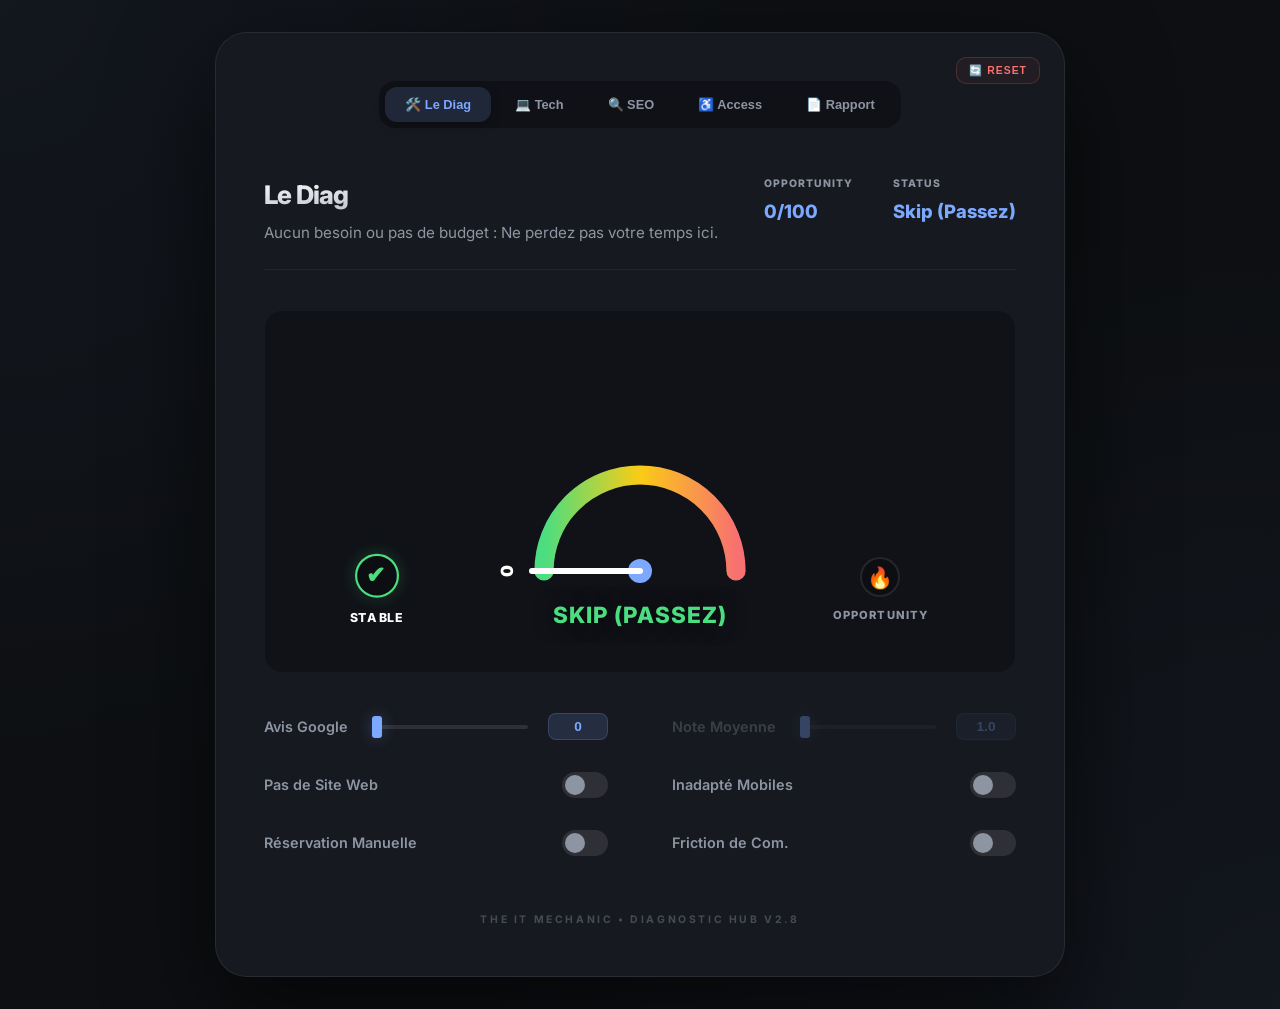
<file: index.html>
<!DOCTYPE html>
<html lang="fr">
<head>
    <meta charset="UTF-8">
    <meta name="viewport" content="width=device-width, initial-scale=1.0">
    <title>IT Mechanic - Diagnostic Hub</title>
    
    <!-- CSS Modules -->
    <link rel="stylesheet" href="style-hub.css">
    <link rel="stylesheet" href="tool-diag.css">
    <link rel="stylesheet" href="style-audit.css">
    <link rel="stylesheet" href="tool-report.css">
    
    <!-- Inter Font -->
    <link rel="preconnect" href="https://fonts.googleapis.com">
    <link rel="preconnect" href="https://fonts.gstatic.com" crossorigin>
    <link href="https://fonts.googleapis.com/css2?family=Inter:wght@400;500;600;700;800&display=swap" rel="stylesheet">
</head>
<body>

<div class="hub-container">
    <button class="reset-btn" onclick="globalReset()">🔄 Reset</button>

    <nav class="tool-nav">
        <button class="nav-btn active" onclick="switchTool('diag')">🛠️ Le Diag</button>
        <button class="nav-btn" onclick="switchTool('tech')">💻 Tech</button>
        <button class="nav-btn" onclick="switchTool('seo')">🔍 SEO</button>
        <button class="nav-btn" onclick="switchTool('access')">♿ Access</button>
        <button class="nav-btn" onclick="switchTool('report')">📄 Rapport</button>
    </nav>

    <header>
        <div class="header-left">
            <h1 id="hubTitle">Le Diag</h1>
            <p class="tagline" id="hubTagline">Analysez le potentiel commercial et la dette technique de vos leads.</p>
        </div>
        <div class="header-right">
            <div class="stat-group">
                <label id="statLabel">Opportunity</label>
                <div class="stat-value" id="statValue">0/100</div>
            </div>
            <div class="stat-group">
                <label>Status</label>
                <div class="stat-value" id="statusValue">Prêt</div>
            </div>
        </div>
    </header>

    <!-- VIEW 1: LE DIAG -->
    <div id="view-diag" class="tool-view active">
        <div class="visualization-area">
            <div class="gauge-container">
                <svg class="gauge-svg" viewBox="0 0 100 100">
                    <defs>
                        <linearGradient id="gaugeGradient" x1="0%" y1="0%" x2="100%" y2="0%">
                            <stop offset="0%" stop-color="#4ade80" />
                            <stop offset="50%" stop-color="#facc15" />
                            <stop offset="100%" stop-color="#f87171" />
                        </linearGradient>
                    </defs>
                    <path d="M 10 85 A 40 40 0 0 1 90 85" fill="none" stroke="rgba(255,255,255,0.05)" stroke-width="8" stroke-linecap="round" />
                    <path d="M 10 85 A 40 40 0 0 1 90 85" fill="none" stroke="url(#gaugeGradient)" stroke-width="8" stroke-linecap="round" />
                    <g class="gauge-needle" id="needle">
                        <circle cx="50" cy="85" r="5" fill="#7ca8ff" />
                        <line x1="50" y1="85" x2="50" y2="40" stroke="#fff" stroke-width="2.5" stroke-linecap="round" />
                        <text x="50" y="32" text-anchor="middle" font-size="7" font-weight="900" fill="#fff" id="needleScore">0</text>
                    </g>
                </svg>
            </div>
            <div class="gauge-labels">
                <div class="label-item stable" id="label-stable"><div class="icon">✔</div><span>Stable</span></div>
                <div class="label-item opportunity" id="label-opp"><div class="icon">🔥</div><span>Opportunity</span></div>
            </div>
            <div class="gauge-center-text">
                <div class="opportunity-level" id="opportunityText">---</div>
            </div>
        </div>

        <div class="controls-grid">
            <div class="control-row">
                <label>Avis Google</label>
                <div class="slider-wrapper">
                    <input type="range" id="reviewsInput" min="0" max="500" step="1" value="0">
                    <input type="number" id="reviewsVal" class="value-box" value="0" min="0" max="9999">
                </div>
            </div>
            <div class="control-row" id="ratingRow">
                <label>Note Moyenne</label>
                <div class="slider-wrapper">
                    <input type="range" id="ratingInput" min="1.0" max="5.0" step="0.1" value="1.0">
                    <input type="number" id="ratingVal" class="value-box" value="1.0" min="1" max="5" step="0.1">
                </div>
            </div>
            <div class="control-row"><label>Pas de Site Web</label><label class="switch"><input type="checkbox" id="flag-website"><span class="slider"></span></label></div>
            <div class="control-row" id="mobileRow"><label>Inadapté Mobiles</label><label class="switch"><input type="checkbox" id="flag-mobile"><span class="slider"></span></label></div>
            <div class="control-row"><label>Réservation Manuelle</label><label class="switch"><input type="checkbox" id="flag-booking"><span class="slider"></span></label></div>
            <div class="control-row"><label>Friction de Com.</label><label class="switch"><input type="checkbox" id="flag-comm"><span class="slider"></span></label></div>
        </div>
    </div>

    <!-- VIEW 2: TECH AUDIT -->
    <div id="view-tech" class="tool-view">
        <div class="tech-audit-area">
            <div class="audit-input-group">
                <input type="text" id="urlInput" placeholder="https://exemple.be">
                <button class="audit-btn" id="scanBtn">Scanner Automatique</button>
                <div style="margin: 1rem 0; color: var(--text-secondary); font-size: 0.75rem; font-weight: 700; text-transform: uppercase; letter-spacing: 0.1em;">— OU —</div>
                <textarea id="sourceInput" placeholder="Collez le code source ici (Ctrl+U)..." style="height: 80px;"></textarea>
                <button class="audit-btn" id="manualBtn" style="background: var(--accent-blue-dim); color: var(--accent-blue); margin-top: -0.5rem; font-size: 0.85rem; padding: 0.8rem;">Analyser le code source</button>
            </div>
            <div class="loader" id="loader"></div>
            <div class="results-box" id="resultsArea">
                <div class="tech-badge"><span class="tech-name" id="detectedTech">Chargement...</span></div>
                <div style="display: grid; grid-template-columns: 1fr 1fr; gap: 1rem; margin-bottom: 1.5rem; text-align: left;">
                    <div style="background: rgba(124, 168, 255, 0.05); padding: 1rem; border-radius: 12px; border: 1px solid rgba(124, 168, 255, 0.1);">
                        <h4 style="font-size: 0.7rem; text-transform: uppercase; color: var(--accent-blue); margin-bottom: 0.5rem;">Marketing & Tracking</h4>
                        <ul id="marketingList" style="list-style: none; font-size: 0.8rem; color: #cbd5e1;"></ul>
                    </div>
                    <div style="background: rgba(248, 113, 113, 0.05); padding: 1rem; border-radius: 12px; border: 1px solid rgba(248, 113, 113, 0.1);">
                        <h4 style="font-size: 0.7rem; text-transform: uppercase; color: var(--gauge-red); margin-bottom: 0.5rem;">Alertes Techniques</h4>
                        <ul id="techList" style="list-style: none; font-size: 0.8rem; color: #cbd5e1;"></ul>
                    </div>
                </div>
                <div class="advice-card"><p id="adviceText"></p></div>
            </div>
            <div id="errorMsg" style="color: #f87171; font-size: 0.9rem; display: none; background: rgba(248,113,113,0.1); padding: 1rem; border-radius: 12px;">Lecture bloquée.</div>
        </div>
    </div>

    <!-- VIEW 3: SEO AUDIT -->
    <div id="view-seo" class="tool-view">
        <div class="tech-audit-area">
            <div class="audit-input-group">
                <input type="text" id="seoUrlInput" placeholder="https://exemple.be">
                <button class="audit-btn" id="seoScanBtn">Lancer l'Audit SEO</button>
                <textarea id="seoSourceInput" placeholder="Ou code source (Ctrl+U)..." style="height: 60px; margin-top: 1rem;"></textarea>
            </div>
            <div class="loader" id="seoLoader"></div>
            <div id="seoResults" class="results-box" style="text-align: left;">
                <div style="display: grid; grid-template-columns: 1fr 1fr; gap: 1.5rem; margin-bottom: 1.5rem;">
                    <div><h4 style="font-size: 0.7rem; text-transform: uppercase; color: var(--accent-blue); margin-bottom: 0.8rem;">Structure</h4><div id="seoStructure" style="font-size: 0.85rem; display: flex; flex-direction: column; gap: 0.5rem;"></div></div>
                    <div><h4 style="font-size: 0.7rem; text-transform: uppercase; color: var(--gauge-yellow); margin-bottom: 0.8rem;">Meta</h4><div id="seoMeta" style="font-size: 0.85rem; display: flex; flex-direction: column; gap: 0.5rem;"></div></div>
                </div>
                <div style="background: rgba(255,255,255,0.03); padding: 1rem; border-radius: 12px; margin-bottom: 1.5rem;">
                    <div style="display: flex; gap: 0.5rem;">
                        <button id="linkGoogleSpeed" class="audit-btn" style="flex: 1; padding: 0.6rem; font-size: 0.7rem; background: #4285F4; color: white;">PageSpeed</button>
                        <button id="linkYellowLab" class="audit-btn" style="flex: 1; padding: 0.6rem; font-size: 0.7rem; background: #f1c40f; color: black;">Yellow Lab</button>
                    </div>
                </div>
                <div class="advice-card" style="border-left-color: var(--gauge-yellow);">
                    <p id="seoAdvice" style="margin-bottom: 1rem; font-weight: 700;"></p>
                    <ul id="seoRepairs" style="font-size: 0.8rem; color: #cbd5e1; padding-left: 1.2rem; display: flex; flex-direction: column; gap: 0.5rem;"></ul>
                </div>
            </div>
        </div>
    </div>

    <!-- VIEW 4: ACCESSIBILITY -->
    <div id="view-access" class="tool-view">
        <div class="tech-audit-area">
            <div class="audit-input-group">
                <input type="text" id="accessUrlInput" placeholder="https://exemple.be">
                <button class="audit-btn" id="accessScanBtn">Vérifier l'Accessibilité</button>
                <textarea id="accessSourceInput" placeholder="Ou code source (Ctrl+U)..." style="height: 60px; margin-top: 1rem;"></textarea>
            </div>
            <div class="loader" id="accessLoader"></div>
            <div id="accessResults" class="results-box" style="text-align: left;">
                <div style="display: grid; grid-template-columns: 1fr 1fr; gap: 1.5rem; margin-bottom: 1.5rem;">
                    <div><h4 style="font-size: 0.7rem; text-transform: uppercase; color: var(--accent-blue); margin-bottom: 0.5rem;">Fondamentaux</h4><div id="accessChecklist" style="font-size: 0.85rem; display: flex; flex-direction: column; gap: 0.3rem;"></div></div>
                    <div><h4 style="font-size: 0.6rem; text-transform: uppercase; color: var(--gauge-orange); margin-bottom: 0.5rem;">Interactivité</h4><div id="accessInter" style="font-size: 0.85rem; display: flex; flex-direction: column; gap: 0.3rem;"></div></div>
                </div>
                <div style="background: rgba(255,255,255,0.03); padding: 1rem; border-radius: 12px; margin-bottom: 1.5rem;">
                    <h4 style="font-size: 0.6rem; text-transform: uppercase; color: var(--accent-blue); margin-bottom: 0.5rem;">Outils de Profondeur</h4>
                    <div style="display: flex; gap: 0.5rem;">
                        <button id="linkWave" class="audit-btn" style="flex: 1; padding: 0.5rem; font-size: 0.65rem; background: #e67e22; color: white;">WAVE Audit</button>
                        <button id="linkAxe" class="audit-btn" style="flex: 1; padding: 0.5rem; font-size: 0.65rem; background: #4f46e5; color: white;">axe-core Audit</button>
                        <button id="linkContrast" class="audit-btn" style="flex: 1; padding: 0.5rem; font-size: 0.65rem; background: #34495e; color: white;">Contrast</button>
                    </div>
                </div>
                <div class="advice-card" style="border-left-color: var(--gauge-orange);">
                    <p id="accessAdvice" style="font-size: 0.85rem; font-weight: 700; margin-bottom: 0.5rem;"></p>
                    <ul id="accessRepairs" style="font-size: 0.8rem; color: #cbd5e1; padding-left: 1.2rem; display: flex; flex-direction: column; gap: 0.5rem;"></ul>
                </div>
            </div>
        </div>
    </div>

    <!-- VIEW 5: RAPPORT -->
    <div id="view-report" class="tool-view">
        <div id="reportBox">Compilez vos données...</div>
        <div class="report-actions">
            <button class="audit-btn" onclick="generateReport()" style="flex: 2;">Générer la Synthèse</button>
            <button class="audit-btn" onclick="copyReport()" style="flex: 1; background: var(--accent-blue-dim); color: var(--accent-blue);">Copier pour l'IA</button>
        </div>
    </div>

    <div class="footer-branding">The IT Mechanic • Diagnostic Hub v2.8</div>
</div>

<!-- JS Logic -->
<script src="app-nav.js"></script>
<script src="tool-diag.js"></script>
<script src="tool-tech.js"></script>
<script src="tool-seo.js"></script>
<script src="tool-access.js"></script>
<script src="tool-report.js"></script>
</body>
</html>
</file>
<file: style-hub.css>
/**
 * HUB CORE STYLES
 * Variables, Layout, and Shared UI Components
 */

:root {
    --bg-page: #0d0f12;
    --bg-card: #16191f;
    --glass-bg: rgba(22, 25, 31, 0.85);
    --glass-border: rgba(255, 255, 255, 0.08);
    --text-primary: #ffffff;
    --text-secondary: #8e95a2;
    --accent-blue: #7ca8ff;
    --accent-blue-dim: rgba(124, 168, 255, 0.15);
    --gauge-green: #4ade80;
    --gauge-yellow: #facc15;
    --gauge-orange: #fb923c;
    --gauge-red: #f87171;
    --radius-xl: 32px;
    --radius-lg: 18px;
    --radius-md: 12px;
    --transition: all 0.3s cubic-bezier(0.4, 0, 0.2, 1);
}

* { box-sizing: border-box; margin: 0; padding: 0; }

body {
    font-family: 'Inter', sans-serif;
    background-color: var(--bg-page);
    background-image: 
        radial-gradient(circle at 0% 0%, rgba(124, 168, 255, 0.05) 0%, transparent 50%),
        radial-gradient(circle at 100% 100%, rgba(124, 168, 255, 0.05) 0%, transparent 50%);
    color: var(--text-primary);
    min-height: 100vh;
    display: flex;
    justify-content: center;
    align-items: center;
    padding: 2rem;
    line-height: 1.5;
}

/* --- HUB CONTAINER --- */
.hub-container {
    position: relative;
    width: 100%;
    max-width: 850px;
    background: var(--bg-card);
    backdrop-filter: blur(24px);
    border: 1px solid var(--glass-border);
    border-radius: var(--radius-xl);
    padding: 3rem;
    box-shadow: 0 40px 100px rgba(0, 0, 0, 0.6);
    display: flex;
    flex-direction: column;
    gap: 2.5rem;
    animation: appEntry 0.8s cubic-bezier(0.16, 1, 0.3, 1);
}

@keyframes appEntry {
    from { opacity: 0; transform: scale(0.98) translateY(20px); }
    to { opacity: 1; transform: scale(1) translateY(0); }
}

/* --- NAVIGATION --- */
.tool-nav {
    background: rgba(0, 0, 0, 0.3);
    padding: 6px;
    border-radius: 16px;
    display: flex;
    gap: 4px;
    align-self: center;
    margin-bottom: 0.5rem;
}

.nav-btn {
    background: transparent;
    border: none;
    color: var(--text-secondary);
    padding: 10px 20px;
    border-radius: 12px;
    font-size: 0.8rem;
    font-weight: 700;
    cursor: pointer;
    transition: var(--transition);
    display: flex;
    align-items: center;
    gap: 6px;
}

.nav-btn.active {
    background: var(--accent-blue-dim);
    color: var(--accent-blue);
    box-shadow: 0 4px 12px rgba(0,0,0,0.2);
}

.nav-btn:hover:not(.active) {
    background: rgba(255, 255, 255, 0.05);
    color: #fff;
}

.reset-btn {
    position: absolute;
    top: 1.5rem;
    right: 1.5rem;
    background: rgba(248, 113, 113, 0.05);
    border: 1px solid rgba(248, 113, 113, 0.2);
    color: var(--gauge-red);
    padding: 6px 12px;
    border-radius: 10px;
    font-size: 0.65rem;
    font-weight: 800;
    text-transform: uppercase;
    letter-spacing: 0.1em;
    cursor: pointer;
    transition: var(--transition);
    z-index: 100;
}

.reset-btn:hover {
    background: rgba(248, 113, 113, 0.15);
    border-color: var(--gauge-red);
    transform: translateY(-1px);
}

/* --- SHARED HEADER --- */
header {
    display: flex;
    justify-content: space-between;
    align-items: flex-start;
    border-bottom: 1px solid rgba(255,255,255,0.05);
    padding-bottom: 1.5rem;
}

header h1 {
    font-size: 1.6rem;
    font-weight: 800;
    letter-spacing: -0.03em;
    margin-bottom: 0.4rem;
    background: linear-gradient(to bottom right, #fff, #8e95a2);
    -webkit-background-clip: text;
    -webkit-text-fill-color: transparent;
}

header .tagline {
    color: var(--text-secondary);
    font-size: 0.95rem;
    max-width: 520px;
    line-height: 1.6;
}

.header-right { display: flex; gap: 2.5rem; }
.stat-group label {
    display: block;
    font-size: 0.65rem;
    font-weight: 800;
    color: var(--text-secondary);
    text-transform: uppercase;
    letter-spacing: 0.1em;
    margin-bottom: 0.4rem;
}
.stat-group .stat-value { font-size: 1.15rem; font-weight: 800; color: var(--accent-blue); }

/* --- TOOL VIEWS --- */
.tool-view { display: none; flex-direction: column; gap: 2.5rem; animation: viewIn 0.4s ease; }
.tool-view.active { display: flex; }

@keyframes viewIn { from { opacity: 0; transform: translateY(10px); } to { opacity: 1; transform: translateY(0); } }

/* --- FOOTER --- */
.footer-branding { text-align: center; font-size: 0.65rem; color: var(--text-secondary); text-transform: uppercase; letter-spacing: 0.25em; margin-top: 1rem; font-weight: 700; opacity: 0.4; }

@media (max-width: 800px) {
    .header-right { display: none; }
    .hub-container { padding: 2rem; }
}
</file>
<file: tool-diag.css>
/**
 * LE DIAG SPECIFIC STYLES
 * Gauge, Needle, and Score Controls
 */

.visualization-area {
    background: rgba(0, 0, 0, 0.25);
    border: 1px solid rgba(255, 255, 255, 0.03);
    border-radius: var(--radius-lg);
    padding: 3.5rem 2rem 2.5rem 2rem;
    display: flex;
    flex-direction: column;
    align-items: center;
    position: relative;
    overflow: hidden;
}

.gauge-container {
    position: relative;
    width: 100%;
    max-width: 480px;
    height: 240px;
    display: flex;
    justify-content: center;
}

.gauge-svg { width: 100%; height: 100%; }

.gauge-needle {
    transform-origin: 50px 85px;
    transition: transform 1.8s cubic-bezier(0.16, 1, 0.3, 1);
}

.gauge-labels {
    width: 100%;
    display: flex;
    justify-content: space-between;
    align-items: center;
    margin-top: -50px;
    padding: 0 8%;
    z-index: 10;
}

.label-item {
    display: flex;
    flex-direction: column;
    align-items: center;
    gap: 0.6rem;
    color: var(--text-secondary);
    font-size: 0.7rem;
    font-weight: 800;
    text-transform: uppercase;
    letter-spacing: 0.1em;
    transition: var(--transition);
}

.label-item.active { color: var(--text-primary); transform: scale(1.1); }
.label-item .icon { 
    width: 40px; height: 40px; border-radius: 50%; border: 2px solid rgba(255, 255, 255, 0.1); 
    display: flex; align-items: center; justify-content: center; font-size: 1.3rem; 
    background: rgba(0,0,0,0.2); transition: var(--transition); 
}

.label-item.active.stable .icon { border-color: var(--gauge-green); color: var(--gauge-green); box-shadow: 0 0 15px rgba(74, 222, 128, 0.2); }
.label-item.active.opportunity .icon { border-color: var(--gauge-red); color: var(--gauge-red); box-shadow: 0 0 15px rgba(248, 113, 113, 0.2); }

.gauge-center-text { text-align: center; margin-top: -25px; }
.opportunity-level { font-size: 1.4rem; font-weight: 800; text-transform: uppercase; letter-spacing: 0.05em; text-shadow: 0 0 20px rgba(0,0,0,0.5); }

/* --- FORM ELEMENTS --- */
.controls-grid { display: grid; grid-template-columns: 1fr 1fr; gap: 2rem 4rem; }
.control-row { display: flex; align-items: center; justify-content: space-between; gap: 1.5rem; }
.control-row label { font-size: 0.9rem; font-weight: 600; color: var(--text-secondary); white-space: nowrap; transition: var(--transition); }
.control-row:hover label { color: var(--text-primary); }

.slider-wrapper { flex-grow: 1; display: flex; align-items: center; gap: 1.25rem; }
input[type=range] { -webkit-appearance: none; width: 100%; background: transparent; }
input[type=range]::-webkit-slider-runnable-track { height: 4px; background: rgba(255, 255, 255, 0.1); border-radius: 2px; }
input[type=range]::-webkit-slider-thumb { 
    -webkit-appearance: none; height: 22px; width: 10px; border-radius: 3px; 
    background: var(--accent-blue); cursor: pointer; margin-top: -9px; border: none; 
    box-shadow: 0 0 15px rgba(124, 168, 255, 0.3); transition: var(--transition); 
}

.value-box { 
    background: var(--accent-blue-dim); border: 1px solid rgba(124, 168, 255, 0.2); 
    border-radius: 8px; padding: 5px 10px; min-width: 60px; text-align: center; 
    font-weight: 800; font-size: 0.85rem; color: var(--accent-blue);
    outline: none; transition: var(--transition);
}

/* Specific styling for the input[type=number] version of value-box */
input.value-box {
    -moz-appearance: textfield;
}
input.value-box::-webkit-outer-spin-button,
input.value-box::-webkit-inner-spin-button {
    -webkit-appearance: none;
    margin: 0;
}
input.value-box:focus {
    border-color: var(--accent-blue);
    background: rgba(124, 168, 255, 0.25);
    box-shadow: 0 0 10px rgba(124, 168, 255, 0.2);
}

.switch { position: relative; display: inline-block; width: 46px; height: 26px; }
.switch input { opacity: 0; width: 0; height: 0; }
.slider { position: absolute; cursor: pointer; top: 0; left: 0; right: 0; bottom: 0; background-color: rgba(255, 255, 255, 0.1); transition: .4s; border-radius: 34px; }
.slider:before { 
    position: absolute; content: ""; height: 20px; width: 20px; left: 3px; bottom: 3px; 
    background-color: #8e95a2; transition: .4s cubic-bezier(0.68, -0.55, 0.265, 1.55); border-radius: 50%; 
}
input:checked + .slider { background-color: var(--accent-blue-dim); border: 1px solid rgba(124, 168, 255, 0.3); }
input:checked + .slider:before { transform: translateX(20px); background-color: var(--accent-blue); box-shadow: 0 0 10px rgba(124, 168, 255, 0.5); }
.control-row.disabled { opacity: 0.3; pointer-events: none; }

@media (max-width: 800px) {
    .controls-grid { grid-template-columns: 1fr; gap: 1.5rem; }
    .gauge-labels { padding: 0 4%; }
}
</file>
<file: style-audit.css>
/**
 * SHARED AUDIT STYLES
 * Used by Tech, SEO, and Access tools
 */

.tech-audit-area {
    display: flex;
    flex-direction: column;
    align-items: center;
    text-align: center;
    gap: 2rem;
}

.audit-input-group {
    width: 100%;
    max-width: 500px;
    display: flex;
    flex-direction: column;
    gap: 1.5rem;
}

.audit-input-group input, 
.audit-input-group textarea {
    width: 100%;
    background: rgba(0, 0, 0, 0.3);
    border: 1px solid var(--glass-border);
    border-radius: 12px;
    padding: 1.1rem 1.5rem;
    color: #fff;
    outline: none;
    transition: var(--transition);
}

.audit-input-group input:focus, 
.audit-input-group textarea:focus {
    border-color: var(--accent-blue);
    box-shadow: 0 0 15px rgba(124, 168, 255, 0.2);
}

.audit-btn {
    background: var(--accent-blue);
    color: #000;
    border: none;
    border-radius: 12px;
    padding: 1.1rem 2.5rem;
    font-weight: 800;
    cursor: pointer;
    transition: var(--transition);
    text-transform: uppercase;
    letter-spacing: 0.05em;
    width: 100%;
}

.audit-btn:hover {
    transform: translateY(-2px);
    box-shadow: 0 5px 25px rgba(124, 168, 255, 0.4);
}

.results-box {
    width: 100%;
    background: rgba(0, 0, 0, 0.2);
    border-radius: 20px;
    padding: 2rem;
    border: 1px solid rgba(255,255,255,0.03);
    display: none;
    animation: viewIn 0.4s ease;
}

.tech-badge {
    display: inline-flex;
    align-items: center;
    gap: 0.75rem;
    background: var(--accent-blue-dim);
    border: 1px solid rgba(124, 168, 255, 0.3);
    padding: 0.8rem 1.8rem;
    border-radius: 50px;
    margin-bottom: 1.5rem;
}

.tech-name { font-size: 1.25rem; font-weight: 800; color: var(--accent-blue); }

.advice-card {
    text-align: left;
    border-left: 4px solid var(--accent-blue);
    padding-left: 1.5rem;
    margin-top: 1.5rem;
}

.advice-card h3 {
    font-size: 0.75rem;
    text-transform: uppercase;
    color: var(--text-secondary);
    margin-bottom: 0.6rem;
    letter-spacing: 0.15em;
}

.advice-card p {
    font-size: 0.95rem;
    line-height: 1.6;
    color: #e2e8f0;
}

.loader {
    display: none;
    width: 32px;
    height: 32px;
    border: 3px solid rgba(124, 168, 255, 0.1);
    border-top: 3px solid var(--accent-blue);
    border-radius: 50%;
    animation: spin 1s linear infinite;
    margin: 0 auto;
}

@keyframes spin { 0% { transform: rotate(0deg); } 100% { transform: rotate(360deg); } }
</file>
<file: tool-report.css>
/**
 * PROSPECT REPORT STYLES
 */

#reportBox {
    width: 100%;
    background: rgba(0, 0, 0, 0.3);
    border: 1px solid var(--glass-border);
    border-radius: 20px;
    padding: 2rem;
    color: #e2e8f0;
    font-family: monospace;
    font-size: 0.85rem;
    line-height: 1.6;
    white-space: pre-wrap;
    text-align: left;
    max-height: 400px;
    overflow-y: auto;
    margin-bottom: 1.5rem;
}

.report-actions {
    display: flex;
    gap: 1rem;
}
</file>
